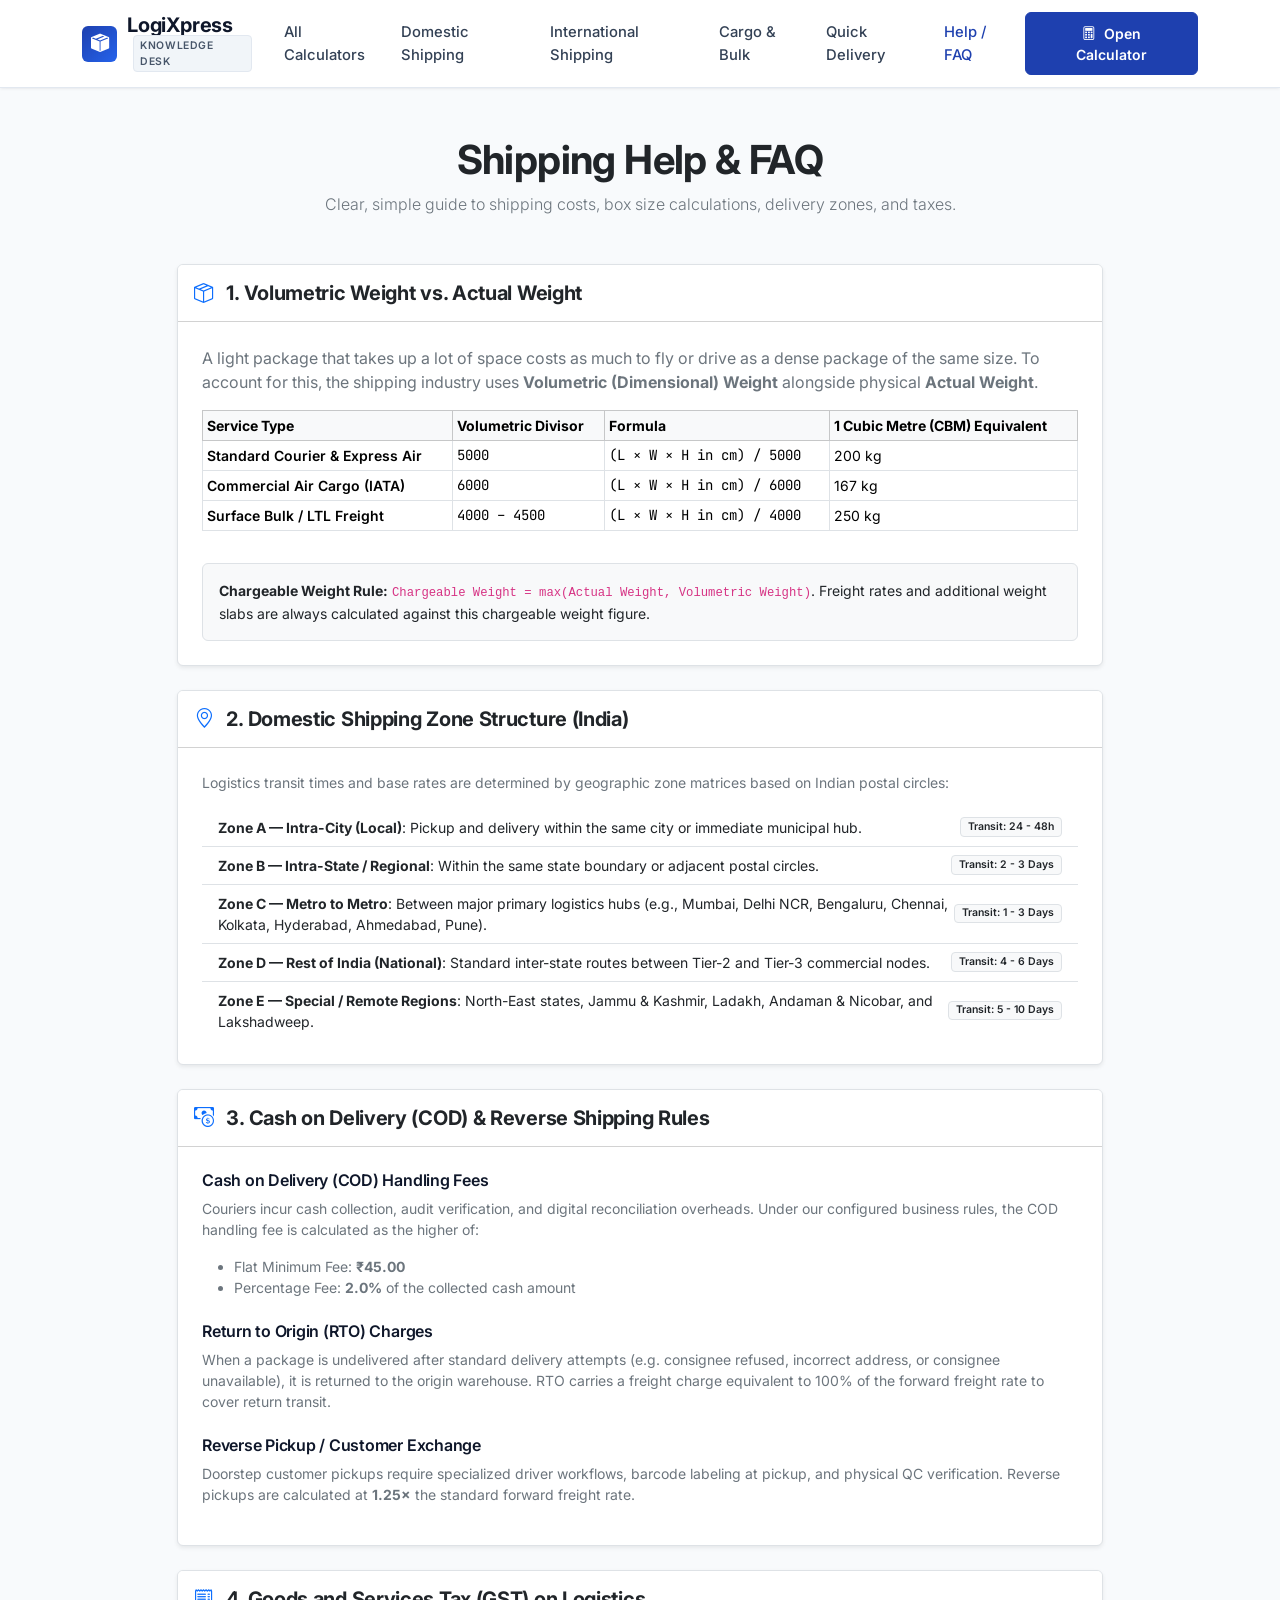
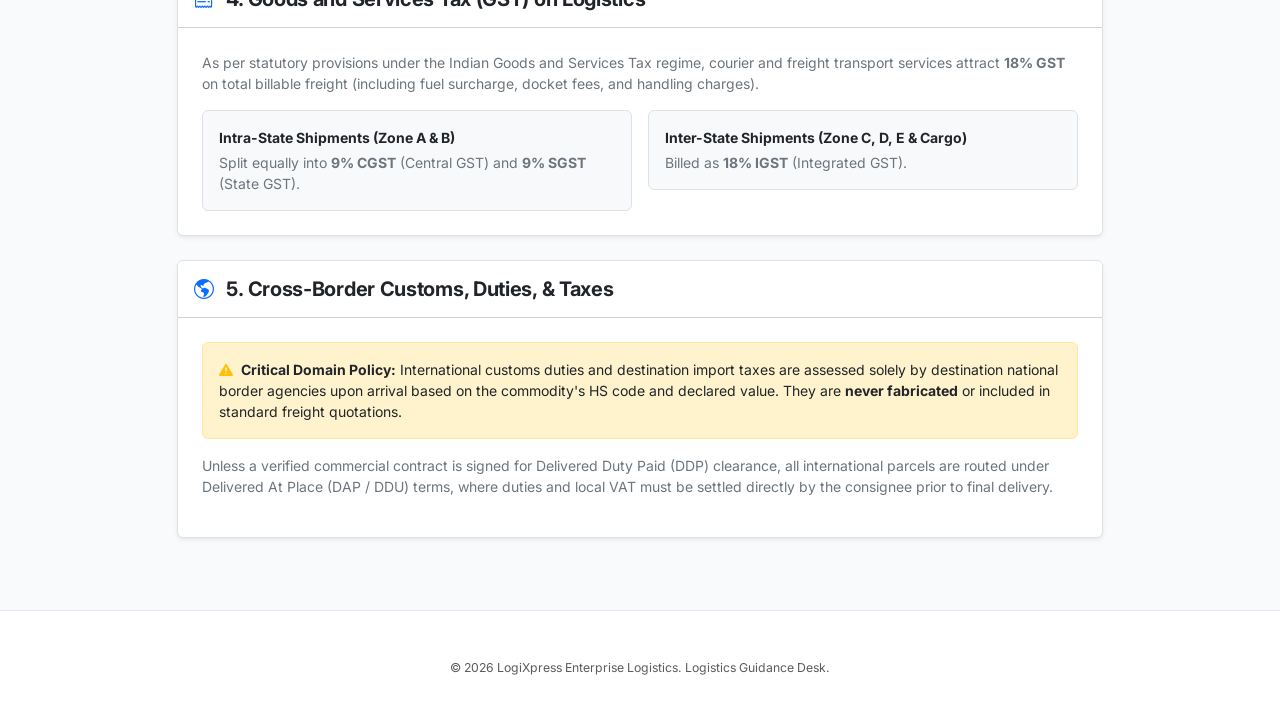
<file: faq.html>
<!DOCTYPE html>
<html lang="en">
<head>
  <meta charset="UTF-8">
  <meta name="viewport" content="width=device-width, initial-scale=1.0">
  <title>Logistics Knowledge Base &amp; FAQ — LogiXpress Enterprise</title>
  <meta name="description" content="Commercial shipping guidelines, volumetric weight formulas, GST tax structures, COD terms, and international customs rules.">
  
  <link rel="preconnect" href="https://fonts.googleapis.com">
  <link rel="preconnect" href="https://fonts.gstatic.com" crossorigin>
  <link href="https://fonts.googleapis.com/css2?family=Inter:wght@400;500;600;700&family=JetBrains+Mono:wght@400;500;600&display=swap" rel="stylesheet">
  
  <link href="https://cdn.jsdelivr.net/npm/bootstrap@5.3.3/dist/css/bootstrap.min.css" rel="stylesheet">
  <link href="https://cdn.jsdelivr.net/npm/bootstrap-icons@1.11.3/font/bootstrap-icons.min.css" rel="stylesheet">

  <link href="assets/css/main.css" rel="stylesheet">
  <link href="assets/css/components.css" rel="stylesheet">
  <link href="assets/css/responsive.css" rel="stylesheet">
</head>
<body>

  <!-- Top Navigation Bar -->
  <header>
    <nav class="navbar navbar-expand-lg enterprise-navbar sticky-top">
      <div class="container">
        <a class="navbar-brand-logo" href="index.html">
          <div class="brand-icon-box"><i class="bi bi-box-seam-fill"></i></div>
          <div class="d-flex flex-column">
            <span class="lh-1">LogiXpress</span>
            <span class="brand-badge">Knowledge Desk</span>
          </div>
        </a>

        <button class="navbar-toggler border-0" type="button" data-bs-toggle="collapse" data-bs-target="#enterpriseNav">
          <span class="navbar-toggler-icon"></span>
        </button>

        <div class="collapse navbar-collapse" id="enterpriseNav">
          <ul class="navbar-nav me-auto ms-lg-4 mb-2 mb-lg-0">
            <li class="nav-item"><a class="nav-link" href="index.html">All Calculators</a></li>
            <li class="nav-item"><a class="nav-link" href="domestic.html">Domestic Shipping</a></li>
            <li class="nav-item"><a class="nav-link" href="international.html">International Shipping</a></li>
            <li class="nav-item"><a class="nav-link" href="cargo.html">Cargo &amp; Bulk</a></li>
            <li class="nav-item"><a class="nav-link" href="quick-delivery.html">Quick Delivery</a></li>
            <li class="nav-item"><a class="nav-link active" href="faq.html">Help / FAQ</a></li>
          </ul>

          <div class="d-flex align-items-center gap-2">
            <a href="index.html" class="btn btn-primary btn-sm">
              <i class="bi bi-calculator me-1"></i> Open Calculator
            </a>
          </div>
        </div>
      </div>
    </nav>
  </header>

  <main class="container py-5">
    <div class="text-center mb-5">
      <h1 class="display-6 fw-bold text-dark mb-2">Shipping Help &amp; FAQ</h1>
      <p class="text-secondary lead fs-6 mx-auto" style="max-width: 700px;">
        Clear, simple guide to shipping costs, box size calculations, delivery zones, and taxes.
      </p>
    </div>

    <div class="row g-4 justify-content-center">
      <div class="col-lg-10">

        <!-- Topic 1: Volumetric vs Actual Weight -->
        <div class="card border shadow-sm mb-4">
          <div class="card-header bg-white py-3">
            <h5 class="fw-bold mb-0 text-dark">
              <i class="bi bi-box-seam text-primary me-2"></i> 1. Volumetric Weight vs. Actual Weight
            </h5>
          </div>
          <div class="card-body p-4">
            <p class="text-secondary">
              A light package that takes up a lot of space costs as much to fly or drive as a dense package of the same size. To account for this, the shipping industry uses <strong>Volumetric (Dimensional) Weight</strong> alongside physical <strong>Actual Weight</strong>.
            </p>

            <div class="table-responsive my-3">
              <table class="table table-bordered table-sm align-middle small">
                <thead class="table-light">
                  <tr>
                    <th>Service Type</th>
                    <th>Volumetric Divisor</th>
                    <th>Formula</th>
                    <th>1 Cubic Metre (CBM) Equivalent</th>
                  </tr>
                </thead>
                <tbody>
                  <tr>
                    <td class="fw-semibold">Standard Courier &amp; Express Air</td>
                    <td class="font-monospace">5000</td>
                    <td class="font-monospace">(L &times; W &times; H in cm) / 5000</td>
                    <td>200 kg</td>
                  </tr>
                  <tr>
                    <td class="fw-semibold">Commercial Air Cargo (IATA)</td>
                    <td class="font-monospace">6000</td>
                    <td class="font-monospace">(L &times; W &times; H in cm) / 6000</td>
                    <td>167 kg</td>
                  </tr>
                  <tr>
                    <td class="fw-semibold">Surface Bulk / LTL Freight</td>
                    <td class="font-monospace">4000 &ndash; 4500</td>
                    <td class="font-monospace">(L &times; W &times; H in cm) / 4000</td>
                    <td>250 kg</td>
                  </tr>
                </tbody>
              </table>
            </div>

            <div class="p-3 bg-light rounded border small">
              <strong>Chargeable Weight Rule:</strong>
              <code>Chargeable Weight = max(Actual Weight, Volumetric Weight)</code>.
              Freight rates and additional weight slabs are always calculated against this chargeable weight figure.
            </div>
          </div>
        </div>

        <!-- Topic 2: Domestic Shipping Zones -->
        <div class="card border shadow-sm mb-4">
          <div class="card-header bg-white py-3">
            <h5 class="fw-bold mb-0 text-dark">
              <i class="bi bi-geo-alt text-primary me-2"></i> 2. Domestic Shipping Zone Structure (India)
            </h5>
          </div>
          <div class="card-body p-4">
            <p class="text-secondary small mb-3">
              Logistics transit times and base rates are determined by geographic zone matrices based on Indian postal circles:
            </p>
            <ul class="list-group list-group-flush small">
              <li class="list-group-item d-flex justify-content-between align-items-center">
                <div>
                  <strong>Zone A &mdash; Intra-City (Local)</strong>: Pickup and delivery within the same city or immediate municipal hub.
                </div>
                <span class="badge bg-light text-dark border">Transit: 24 - 48h</span>
              </li>
              <li class="list-group-item d-flex justify-content-between align-items-center">
                <div>
                  <strong>Zone B &mdash; Intra-State / Regional</strong>: Within the same state boundary or adjacent postal circles.
                </div>
                <span class="badge bg-light text-dark border">Transit: 2 - 3 Days</span>
              </li>
              <li class="list-group-item d-flex justify-content-between align-items-center">
                <div>
                  <strong>Zone C &mdash; Metro to Metro</strong>: Between major primary logistics hubs (e.g., Mumbai, Delhi NCR, Bengaluru, Chennai, Kolkata, Hyderabad, Ahmedabad, Pune).
                </div>
                <span class="badge bg-light text-dark border">Transit: 1 - 3 Days</span>
              </li>
              <li class="list-group-item d-flex justify-content-between align-items-center">
                <div>
                  <strong>Zone D &mdash; Rest of India (National)</strong>: Standard inter-state routes between Tier-2 and Tier-3 commercial nodes.
                </div>
                <span class="badge bg-light text-dark border">Transit: 4 - 6 Days</span>
              </li>
              <li class="list-group-item d-flex justify-content-between align-items-center">
                <div>
                  <strong>Zone E &mdash; Special / Remote Regions</strong>: North-East states, Jammu &amp; Kashmir, Ladakh, Andaman &amp; Nicobar, and Lakshadweep.
                </div>
                <span class="badge bg-light text-dark border">Transit: 5 - 10 Days</span>
              </li>
            </ul>
          </div>
        </div>

        <!-- Topic 3: Cash on Delivery & Returns -->
        <div class="card border shadow-sm mb-4">
          <div class="card-header bg-white py-3">
            <h5 class="fw-bold mb-0 text-dark">
              <i class="bi bi-cash-coin text-primary me-2"></i> 3. Cash on Delivery (COD) &amp; Reverse Shipping Rules
            </h5>
          </div>
          <div class="card-body p-4 text-secondary small">
            <h6>Cash on Delivery (COD) Handling Fees</h6>
            <p>
              Couriers incur cash collection, audit verification, and digital reconciliation overheads. Under our configured business rules, the COD handling fee is calculated as the higher of:
            </p>
            <ul>
              <li>Flat Minimum Fee: <strong>&#8377;45.00</strong></li>
              <li>Percentage Fee: <strong>2.0%</strong> of the collected cash amount</li>
            </ul>

            <h6 class="mt-4">Return to Origin (RTO) Charges</h6>
            <p>
              When a package is undelivered after standard delivery attempts (e.g. consignee refused, incorrect address, or consignee unavailable), it is returned to the origin warehouse. RTO carries a freight charge equivalent to 100% of the forward freight rate to cover return transit.
            </p>

            <h6 class="mt-4">Reverse Pickup / Customer Exchange</h6>
            <p>
              Doorstep customer pickups require specialized driver workflows, barcode labeling at pickup, and physical QC verification. Reverse pickups are calculated at <strong>1.25&times;</strong> the standard forward freight rate.
            </p>
          </div>
        </div>

        <!-- Topic 4: Goods & Services Tax (GST) -->
        <div class="card border shadow-sm mb-4">
          <div class="card-header bg-white py-3">
            <h5 class="fw-bold mb-0 text-dark">
              <i class="bi bi-receipt text-primary me-2"></i> 4. Goods and Services Tax (GST) on Logistics
            </h5>
          </div>
          <div class="card-body p-4 text-secondary small">
            <p>
              As per statutory provisions under the Indian Goods and Services Tax regime, courier and freight transport services attract <strong>18% GST</strong> on total billable freight (including fuel surcharge, docket fees, and handling charges).
            </p>
            <div class="row g-3">
              <div class="col-md-6">
                <div class="p-3 bg-light rounded border">
                  <strong class="text-dark">Intra-State Shipments (Zone A &amp; B)</strong>
                  <p class="mb-0 mt-1">Split equally into <strong>9% CGST</strong> (Central GST) and <strong>9% SGST</strong> (State GST).</p>
                </div>
              </div>
              <div class="col-md-6">
                <div class="p-3 bg-light rounded border">
                  <strong class="text-dark">Inter-State Shipments (Zone C, D, E &amp; Cargo)</strong>
                  <p class="mb-0 mt-1">Billed as <strong>18% IGST</strong> (Integrated GST).</p>
                </div>
              </div>
            </div>
          </div>
        </div>

        <!-- Topic 5: International Customs Disclaimer -->
        <div class="card border shadow-sm mb-4">
          <div class="card-header bg-white py-3">
            <h5 class="fw-bold mb-0 text-dark">
              <i class="bi bi-globe-americas text-primary me-2"></i> 5. Cross-Border Customs, Duties, &amp; Taxes
            </h5>
          </div>
          <div class="card-body p-4 text-secondary small">
            <div class="alert alert-warning border-warning-subtle text-dark">
              <i class="bi bi-exclamation-triangle-fill text-warning me-1"></i>
              <strong>Critical Domain Policy:</strong>
              International customs duties and destination import taxes are assessed solely by destination national border agencies upon arrival based on the commodity's HS code and declared value. They are <strong>never fabricated</strong> or included in standard freight quotations.
            </div>
            <p>
              Unless a verified commercial contract is signed for Delivered Duty Paid (DDP) clearance, all international parcels are routed under Delivered At Place (DAP / DDU) terms, where duties and local VAT must be settled directly by the consignee prior to final delivery.
            </p>
          </div>
        </div>

      </div>
    </div>
  </main>

  <footer class="enterprise-footer">
    <div class="container text-center small text-muted">
      &copy; 2026 LogiXpress Enterprise Logistics. Logistics Guidance Desk.
    </div>
  </footer>

  <script src="https://cdn.jsdelivr.net/npm/bootstrap@5.3.3/dist/js/bootstrap.bundle.min.js"></script>
</body>
</html>
</file>
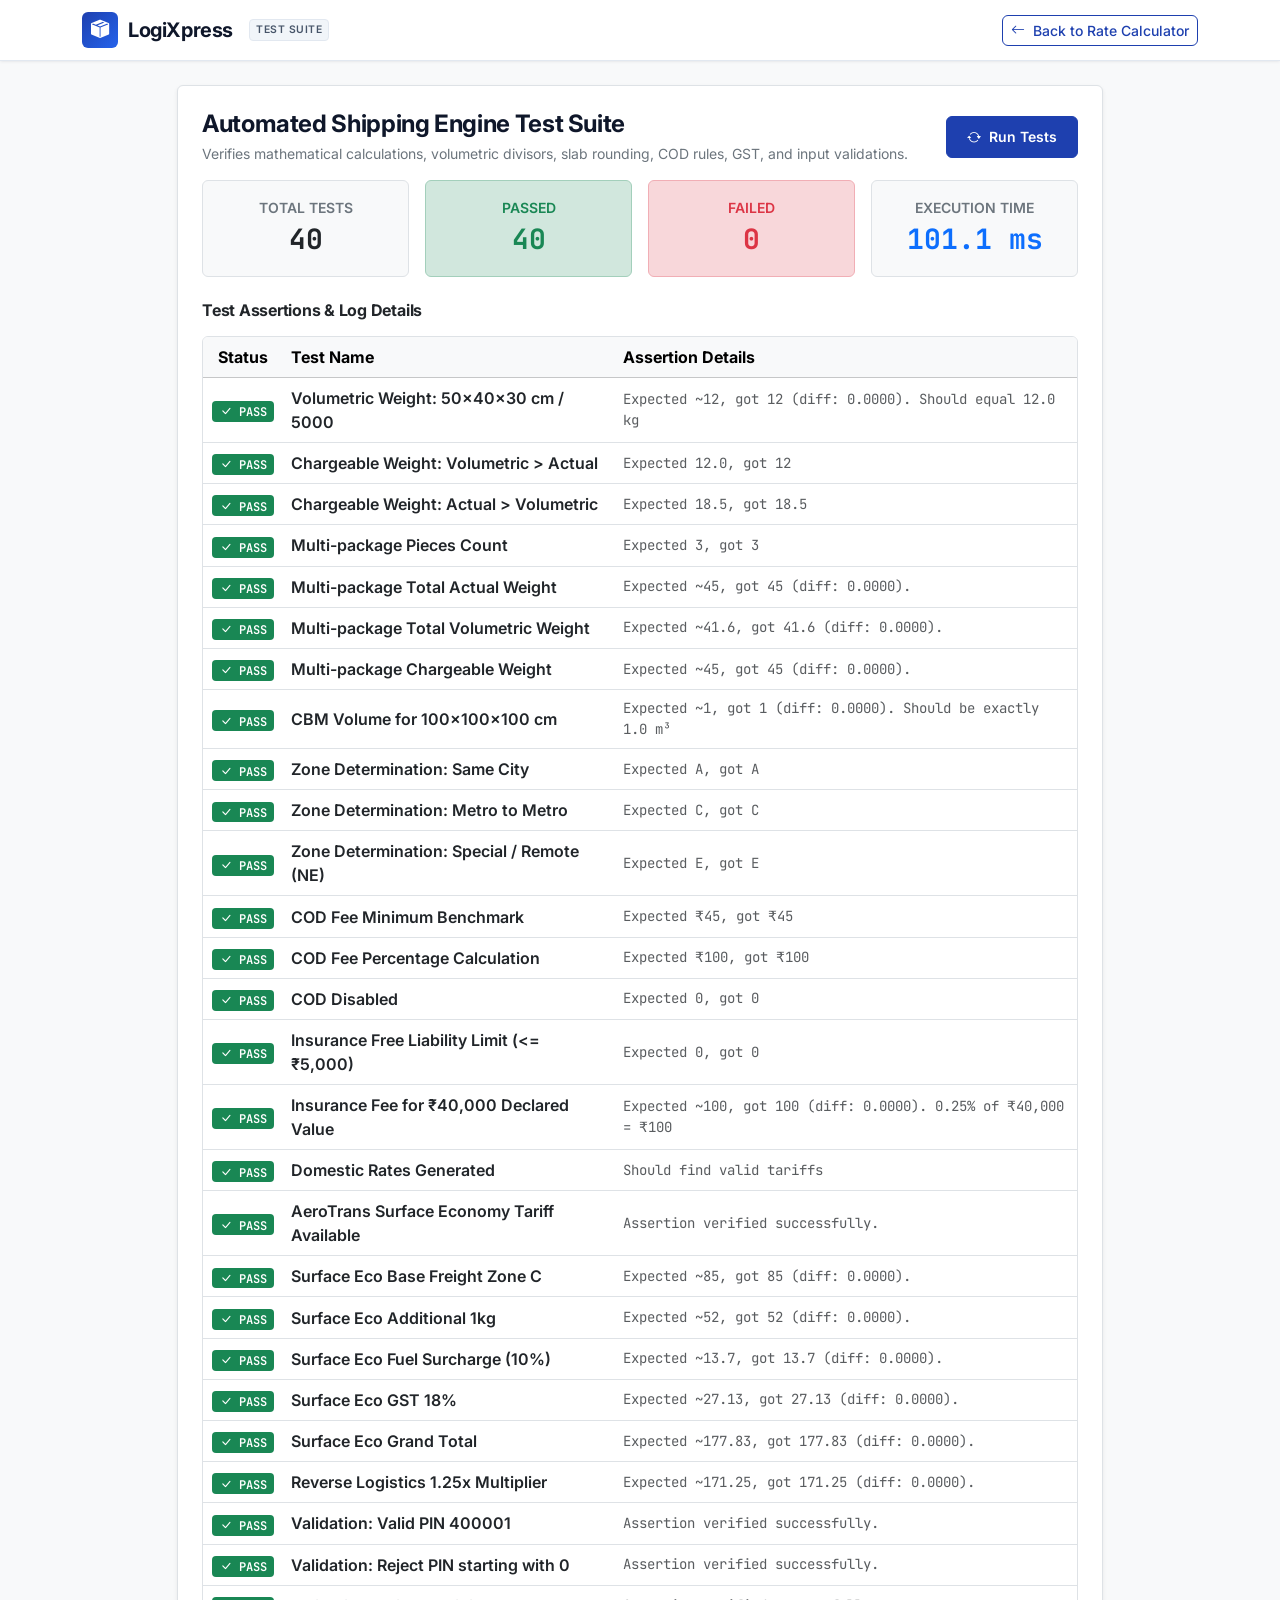
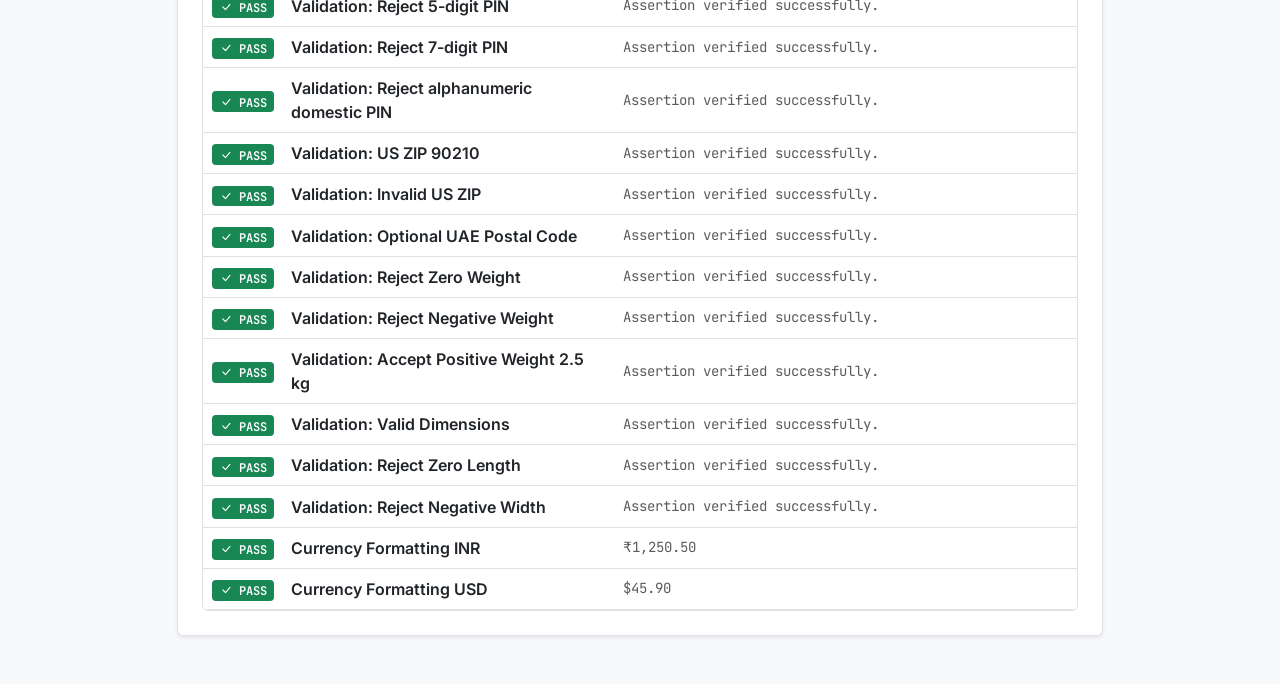
<file: tests.html>
<!DOCTYPE html>
<html lang="en">
<head>
  <meta charset="UTF-8">
  <meta name="viewport" content="width=device-width, initial-scale=1.0">
  <title>LogiXpress Test Suite — Automated Shipping Calculation Tests</title>
  <link rel="preconnect" href="https://fonts.googleapis.com">
  <link rel="preconnect" href="https://fonts.gstatic.com" crossorigin>
  <link href="https://fonts.googleapis.com/css2?family=Inter:wght@400;500;600;700&family=JetBrains+Mono:wght@400;500;600&display=swap" rel="stylesheet">
  <link href="https://cdn.jsdelivr.net/npm/bootstrap@5.3.3/dist/css/bootstrap.min.css" rel="stylesheet">
  <link href="https://cdn.jsdelivr.net/npm/bootstrap-icons@1.11.3/font/bootstrap-icons.min.css" rel="stylesheet">
  <link href="assets/css/main.css" rel="stylesheet">
  <link href="assets/css/components.css" rel="stylesheet">
</head>
<body class="bg-light">

  <nav class="enterprise-navbar">
    <div class="container d-flex justify-content-between align-items-center">
      <a href="index.html" class="navbar-brand-logo">
        <div class="brand-icon-box"><i class="bi bi-box-seam-fill"></i></div>
        <span>LogiXpress</span>
        <span class="brand-badge">Test Suite</span>
      </a>
      <a href="index.html" class="btn btn-sm btn-outline-primary">
        <i class="bi bi-arrow-left me-1"></i> Back to Rate Calculator
      </a>
    </div>
  </nav>

  <main class="container py-4">
    <div class="row justify-content-center">
      <div class="col-lg-10">
        <div class="card border shadow-sm mb-4">
          <div class="card-body p-4">
            <div class="d-flex justify-content-between align-items-center mb-3">
              <div>
                <h4 class="fw-bold mb-1">Automated Shipping Engine Test Suite</h4>
                <p class="text-secondary small mb-0">Verifies mathematical calculations, volumetric divisors, slab rounding, COD rules, GST, and input validations.</p>
              </div>
              <button id="btn-rerun-tests" class="btn btn-primary btn-sm">
                <i class="bi bi-arrow-repeat me-1"></i> Run Tests
              </button>
            </div>

            <div class="row g-3 mb-4 text-center">
              <div class="col-md-3">
                <div class="p-3 bg-light rounded border">
                  <div class="text-secondary small text-uppercase fw-semibold">Total Tests</div>
                  <div id="stat-total" class="fs-3 fw-bold text-dark font-monospace">-</div>
                </div>
              </div>
              <div class="col-md-3">
                <div class="p-3 bg-success-subtle rounded border border-success-subtle">
                  <div class="text-success small text-uppercase fw-semibold">Passed</div>
                  <div id="stat-passed" class="fs-3 fw-bold text-success font-monospace">-</div>
                </div>
              </div>
              <div class="col-md-3">
                <div class="p-3 bg-danger-subtle rounded border border-danger-subtle">
                  <div class="text-danger small text-uppercase fw-semibold">Failed</div>
                  <div id="stat-failed" class="fs-3 fw-bold text-danger font-monospace">-</div>
                </div>
              </div>
              <div class="col-md-3">
                <div class="p-3 bg-light rounded border">
                  <div class="text-secondary small text-uppercase fw-semibold">Execution Time</div>
                  <div id="stat-time" class="fs-3 fw-bold text-primary font-monospace">-</div>
                </div>
              </div>
            </div>

            <h6 class="fw-bold text-dark mb-3">Test Assertions & Log Details</h6>
            <div class="table-responsive border rounded">
              <table class="table table-hover align-middle mb-0" id="test-table">
                <thead class="table-light">
                  <tr>
                    <th style="width: 80px;" class="text-center">Status</th>
                    <th>Test Name</th>
                    <th>Assertion Details</th>
                  </tr>
                </thead>
                <tbody id="test-results-body">
                  <!-- Injected via JavaScript -->
                </tbody>
              </table>
            </div>

          </div>
        </div>
      </div>
    </div>
  </main>

  <script src="assets/js/config.js"></script>
  <script src="assets/js/validation.js"></script>
  <script src="assets/js/pricing-engine.js"></script>
  <script src="tests/calculator-tests.js"></script>
  <script>
    function executeTestSuite() {
      const startTime = performance.now();
      const results = LogiTestSuite.runAllTests();
      const endTime = performance.now();
      const durationMs = (endTime - startTime).toFixed(1);

      const tbody = document.getElementById('test-results-body');
      tbody.innerHTML = '';

      let passedCount = 0;
      let failedCount = 0;

      results.forEach(t => {
        if (t.status === 'PASS') passedCount++;
        else failedCount++;

        const isPass = t.status === 'PASS';
        const row = document.createElement('tr');
        row.innerHTML = `
          <td class="text-center">
            <span class="badge ${isPass ? 'bg-success' : 'bg-danger'} font-monospace">
              ${isPass ? '<i class="bi bi-check-lg"></i> PASS' : '<i class="bi bi-x-lg"></i> FAIL'}
            </span>
          </td>
          <td class="fw-semibold text-dark">${t.name}</td>
          <td class="font-monospace text-muted small">${t.details || 'Assertion verified successfully.'}</td>
        `;
        tbody.appendChild(row);
      });

      document.getElementById('stat-total').textContent = results.length;
      document.getElementById('stat-passed').textContent = passedCount;
      document.getElementById('stat-failed').textContent = failedCount;
      document.getElementById('stat-time').textContent = `${durationMs} ms`;
    }

    document.addEventListener('DOMContentLoaded', executeTestSuite);
    document.getElementById('btn-rerun-tests').addEventListener('click', executeTestSuite);
  </script>
</body>
</html>
</file>
<file: assets/css/main.css>
/**
 * LOGIXPRESS ENTERPRISE SHIPPING RATE CALCULATOR
 * Main Design System & Enterprise Theme
 * 
 * Built with an 8px grid system, professional B2B typography,
 * restrained navy palette, and accessible form controls.
 */

:root {
  /* Color Palette */
  --logi-navy-900: #0f172a;
  --logi-navy-800: #1e293b;
  --logi-slate-700: #334155;
  --logi-slate-600: #475569;
  --logi-slate-500: #64748b;
  --logi-slate-400: #94a3b8;
  --logi-slate-300: #cbd5e1;
  --logi-slate-200: #e2e8f0;
  --logi-slate-100: #f1f5f9;
  --logi-slate-50: #f8fafc;
  --logi-white: #ffffff;

  /* Primary Brand */
  --logi-primary: #1e40af;       /* Classic Deep Blue */
  --logi-primary-hover: #1d4ed8;
  --logi-primary-active: #1e3a8a;
  --logi-primary-subtle: #eff6ff;

  /* Accent & Status */
  --logi-accent: #0284c7;        /* Sky Blue */
  --logi-success: #059669;       /* Emerald */
  --logi-success-subtle: #ecfdf5;
  --logi-warning: #d97706;       /* Amber */
  --logi-warning-subtle: #fffbeb;
  --logi-danger: #dc2626;        /* Red */
  --logi-danger-subtle: #fef2f2;
  --logi-purple: #7c3aed;

  /* Spacing Grid (8px baseline) */
  --logi-space-1: 4px;
  --logi-space-2: 8px;
  --logi-space-3: 16px;
  --logi-space-4: 24px;
  --logi-space-5: 32px;
  --logi-space-6: 48px;

  /* Radius & Shadows */
  --logi-radius-sm: 4px;
  --logi-radius-md: 6px;
  --logi-radius-lg: 8px;
  --logi-shadow-subtle: 0 1px 3px 0 rgba(15, 23, 42, 0.06), 0 1px 2px -1px rgba(15, 23, 42, 0.04);
  --logi-shadow-card: 0 4px 6px -1px rgba(15, 23, 42, 0.07), 0 2px 4px -2px rgba(15, 23, 42, 0.05);
  --logi-shadow-focus: 0 0 0 3px rgba(30, 64, 175, 0.15);

  /* Typography */
  --logi-font-family: 'Inter', -apple-system, BlinkMacSystemFont, "Segoe UI", Roboto, Helvetica, Arial, sans-serif;
  --logi-font-mono: 'JetBrains Mono', SFMono-Regular, Menlo, Monaco, Consolas, monospace;
}

/* Base resets & typography */
html, body {
  font-family: var(--logi-font-family);
  background-color: var(--logi-slate-50);
  color: var(--logi-navy-800);
  line-height: 1.5;
  -webkit-font-smoothing: antialiased;
}

h1, h2, h3, h4, h5, h6 {
  color: var(--logi-navy-900);
  font-weight: 600;
  letter-spacing: -0.015em;
}

.font-monospace {
  font-family: var(--logi-font-mono) !important;
}

.extra-small {
  font-size: 0.75rem;
}

/* Brand Navbar */
.enterprise-navbar {
  background-color: var(--logi-white);
  border-bottom: 1px solid var(--logi-slate-200);
  box-shadow: var(--logi-shadow-subtle);
  padding: 0.75rem 0;
}

.navbar-brand-logo {
  display: flex;
  align-items: center;
  gap: 10px;
  text-decoration: none;
  color: var(--logi-navy-900);
  font-weight: 700;
  font-size: 1.25rem;
  letter-spacing: -0.02em;
}

.brand-icon-box {
  width: 36px;
  height: 36px;
  background: linear-gradient(135deg, var(--logi-primary), #2563eb);
  color: #fff;
  border-radius: var(--logi-radius-md);
  display: flex;
  align-items: center;
  justify-content: center;
  font-size: 1.15rem;
}

.brand-badge {
  font-size: 0.65rem;
  background-color: var(--logi-slate-100);
  color: var(--logi-slate-600);
  padding: 2px 6px;
  border-radius: 4px;
  text-transform: uppercase;
  font-weight: 600;
  letter-spacing: 0.05em;
  margin-left: 6px;
  border: 1px solid var(--logi-slate-200);
}

.enterprise-navbar .nav-link {
  color: var(--logi-slate-700);
  font-weight: 500;
  font-size: 0.925rem;
  padding: 0.5rem 0.85rem;
  transition: color 0.15s ease-in-out;
}

.enterprise-navbar .nav-link:hover,
.enterprise-navbar .nav-link.active {
  color: var(--logi-primary);
}

/* Service Selector Tabs */
.service-selector-card {
  background: var(--logi-white);
  border: 1px solid var(--logi-slate-200);
  border-radius: var(--logi-radius-lg);
  padding: 6px;
  box-shadow: var(--logi-shadow-subtle);
  display: flex;
  gap: 6px;
}

.service-selector-btn {
  flex: 1;
  display: flex;
  align-items: center;
  justify-content: center;
  gap: 8px;
  padding: 10px 14px;
  background: transparent;
  border: 1px solid transparent;
  border-radius: var(--logi-radius-md);
  font-weight: 600;
  font-size: 0.925rem;
  color: var(--logi-slate-700);
  transition: all 0.15s ease-in-out;
  cursor: pointer;
  white-space: nowrap;
}

.service-selector-btn:hover {
  background-color: var(--logi-slate-100);
  color: var(--logi-navy-900);
}

.service-selector-btn.active {
  background-color: var(--logi-primary);
  color: var(--logi-white);
  box-shadow: 0 1px 2px rgba(30, 64, 175, 0.2);
}

.service-selector-btn i {
  font-size: 1.1rem;
}

/* Form Container Card */
.calculator-card {
  background: var(--logi-white);
  border: 1px solid var(--logi-slate-200);
  border-radius: var(--logi-radius-lg);
  box-shadow: var(--logi-shadow-card);
  padding: 2rem;
}

.section-legend {
  font-size: 0.825rem;
  font-weight: 700;
  text-transform: uppercase;
  letter-spacing: 0.05em;
  color: var(--logi-slate-500);
  margin-bottom: 1rem;
  display: flex;
  align-items: center;
  gap: 8px;
}

.section-legend::after {
  content: "";
  flex: 1;
  height: 1px;
  background-color: var(--logi-slate-200);
}

/* Form Controls */
.form-label {
  font-weight: 500;
  font-size: 0.875rem;
  color: var(--logi-navy-800);
  margin-bottom: 0.35rem;
}

.form-control,
.form-select {
  border: 1px solid var(--logi-slate-300);
  border-radius: var(--logi-radius-md);
  padding: 0.55rem 0.75rem;
  font-size: 0.9rem;
  color: var(--logi-navy-900);
  transition: border-color 0.15s ease, box-shadow 0.15s ease;
}

.form-control:focus,
.form-select:focus {
  border-color: var(--logi-primary);
  box-shadow: var(--logi-shadow-focus);
}

.form-control::placeholder {
  color: var(--logi-slate-400);
  font-size: 0.85rem;
}

.input-group-text {
  background-color: var(--logi-slate-100);
  border-color: var(--logi-slate-300);
  color: var(--logi-slate-600);
  font-size: 0.85rem;
}

/* Buttons */
.btn-primary {
  background-color: var(--logi-primary);
  border-color: var(--logi-primary);
  font-weight: 600;
  border-radius: var(--logi-radius-md);
  padding: 0.6rem 1.25rem;
  transition: all 0.15s ease-in-out;
}

.btn-primary:hover,
.btn-primary:focus {
  background-color: var(--logi-primary-hover);
  border-color: var(--logi-primary-hover);
}

.btn-outline-primary {
  color: var(--logi-primary);
  border-color: var(--logi-primary);
  font-weight: 500;
  border-radius: var(--logi-radius-md);
}

.btn-outline-primary:hover {
  background-color: var(--logi-primary);
  color: #fff;
}

/* Swap button */
.btn-swap {
  width: 38px;
  height: 38px;
  border-radius: 50%;
  display: inline-flex;
  align-items: center;
  justify-content: center;
  border: 1px solid var(--logi-slate-300);
  background: var(--logi-white);
  color: var(--logi-slate-700);
  transition: all 0.25s ease;
  cursor: pointer;
}

.btn-swap:hover {
  background: var(--logi-slate-100);
  color: var(--logi-primary);
  border-color: var(--logi-primary);
}

.rotate-180 {
  transform: rotate(180deg);
}

/* Scenario Quick Bar */
.scenario-bar {
  background: var(--logi-slate-100);
  border: 1px solid var(--logi-slate-200);
  border-radius: var(--logi-radius-md);
  padding: 8px 12px;
  display: flex;
  align-items: center;
  gap: 12px;
  flex-wrap: wrap;
}

.scenario-chip {
  font-size: 0.8rem;
  font-weight: 500;
  background: var(--logi-white);
  border: 1px solid var(--logi-slate-300);
  border-radius: 14px;
  padding: 3px 10px;
  color: var(--logi-slate-700);
  text-decoration: none;
  cursor: pointer;
  transition: all 0.15s ease;
}

.scenario-chip:hover {
  background: var(--logi-primary-subtle);
  border-color: var(--logi-primary);
  color: var(--logi-primary);
}

/* Footer */
.enterprise-footer {
  background-color: var(--logi-white);
  border-top: 1px solid var(--logi-slate-200);
  padding: 3rem 0 1.5rem;
  color: var(--logi-slate-600);
  font-size: 0.875rem;
}

.enterprise-footer h6 {
  color: var(--logi-navy-900);
  font-size: 0.925rem;
  font-weight: 600;
  margin-bottom: 1rem;
}

.enterprise-footer a {
  color: var(--logi-slate-600);
  text-decoration: none;
  transition: color 0.15s ease;
}

.enterprise-footer a:hover {
  color: var(--logi-primary);
}
</file>
<file: assets/css/components.css>
/**
 * LOGIXPRESS ENTERPRISE SHIPPING RATE CALCULATOR
 * Component Stylesheet
 * 
 * Specialized styles for comparison tables, live calculation badges,
 * Chart.js wrappers, modals, and history drawer.
 */

/* Live Preview Metric Pills */
.live-preview-box {
  background-color: var(--logi-slate-50);
  border: 1px dashed var(--logi-slate-300);
  border-radius: var(--logi-radius-md);
  padding: 12px 16px;
  display: flex;
  align-items: center;
  justify-content: space-around;
  flex-wrap: wrap;
  gap: 12px;
}

.metric-pill {
  display: flex;
  flex-direction: column;
}

.metric-pill-label {
  font-size: 0.725rem;
  font-weight: 600;
  text-transform: uppercase;
  color: var(--logi-slate-500);
  letter-spacing: 0.04em;
  display: flex;
  align-items: center;
  gap: 4px;
}

.metric-pill-val {
  font-family: var(--logi-font-mono);
  font-weight: 600;
  font-size: 1.05rem;
  color: var(--logi-navy-900);
}

.metric-pill-val.highlight {
  color: var(--logi-primary);
}

/* Results Section Summary Bar */
.results-summary-container {
  background-color: var(--logi-white);
  border: 1px solid var(--logi-slate-200);
  border-radius: var(--logi-radius-lg);
  padding: 1rem 1.25rem;
  box-shadow: var(--logi-shadow-subtle);
  margin-bottom: 1.5rem;
}

.summary-pill {
  background-color: var(--logi-slate-50);
  border: 1px solid var(--logi-slate-200);
  border-radius: var(--logi-radius-md);
  padding: 8px 12px;
  height: 100%;
}

.summary-pill.highlight {
  background-color: var(--logi-primary-subtle);
  border-color: #bfdbfe;
}

.summary-pill .pill-label {
  display: block;
  font-size: 0.7rem;
  font-weight: 600;
  text-transform: uppercase;
  color: var(--logi-slate-500);
  letter-spacing: 0.04em;
  margin-bottom: 2px;
}

.summary-pill .pill-value {
  font-size: 0.925rem;
  font-weight: 600;
  color: var(--logi-navy-900);
}

/* Rate Comparison Table */
.results-table-card {
  background-color: var(--logi-white);
  border: 1px solid var(--logi-slate-200);
  border-radius: var(--logi-radius-lg);
  box-shadow: var(--logi-shadow-card);
  overflow: hidden;
  margin-bottom: 1.5rem;
}

.table-toolbar {
  padding: 1rem 1.25rem;
  border-bottom: 1px solid var(--logi-slate-200);
  background-color: var(--logi-slate-50);
}

.enterprise-table {
  width: 100%;
  margin-bottom: 0;
  font-size: 0.875rem;
}

.enterprise-table thead th {
  background-color: var(--logi-slate-100);
  color: var(--logi-slate-600);
  font-weight: 600;
  font-size: 0.775rem;
  text-transform: uppercase;
  letter-spacing: 0.04em;
  padding: 0.75rem 1rem;
  border-bottom: 1px solid var(--logi-slate-200);
  vertical-align: middle;
}

.enterprise-table tbody td {
  padding: 1rem 1rem;
  border-bottom: 1px solid var(--logi-slate-200);
  vertical-align: middle;
}

.enterprise-table tbody tr:last-child td {
  border-bottom: none;
}

.enterprise-table tbody tr:hover {
  background-color: rgba(241, 245, 249, 0.6);
}

.table-highlight-row {
  background-color: #f0fdf4 !important;
}

.service-name-title {
  font-size: 0.95rem;
}

/* Charts Card Container */
.chart-card {
  background-color: var(--logi-white);
  border: 1px solid var(--logi-slate-200);
  border-radius: var(--logi-radius-lg);
  box-shadow: var(--logi-shadow-card);
  padding: 1.25rem;
  height: 100%;
}

.chart-wrapper {
  position: relative;
  height: 240px;
  width: 100%;
}

/* Hyperlocal Vehicle Cards */
.vehicle-radio-card {
  cursor: pointer;
  border: 1px solid var(--logi-slate-300);
  border-radius: var(--logi-radius-md);
  padding: 12px;
  background-color: var(--logi-white);
  transition: all 0.15s ease-in-out;
  height: 100%;
}

.vehicle-radio-card:hover {
  border-color: var(--logi-primary);
  background-color: var(--logi-slate-50);
}

.vehicle-radio-input:checked + .vehicle-radio-card {
  border-color: var(--logi-primary);
  background-color: var(--logi-primary-subtle);
  box-shadow: 0 0 0 2px var(--logi-primary);
}

/* Price Breakdown Modal */
.modal-content {
  border-radius: var(--logi-radius-lg);
  border: 1px solid var(--logi-slate-300);
  box-shadow: 0 20px 25px -5px rgba(0, 0, 0, 0.1), 0 8px 10px -6px rgba(0, 0, 0, 0.1);
}

.modal-header {
  border-bottom: 1px solid var(--logi-slate-200);
  background-color: var(--logi-slate-50);
}

/* Saved Quote Drawer */
.saved-quote-item {
  transition: transform 0.15s ease, box-shadow 0.15s ease;
}

.saved-quote-item:hover {
  transform: translateY(-2px);
  box-shadow: var(--logi-shadow-card) !important;
}

/* Badges */
.badge {
  font-weight: 600;
  padding: 0.35em 0.65em;
  border-radius: var(--logi-radius-sm);
}

.badge-outline-primary {
  color: var(--logi-primary);
  border: 1px solid var(--logi-primary);
  background-color: transparent;
}

/* =========================================================================
 * USER-FRIENDLY UI ENHANCEMENTS
 * ========================================================================= */

/* Quick Package Type & Size Presets */
.preset-chips-wrapper {
  display: flex;
  flex-wrap: wrap;
  gap: 8px;
  margin-bottom: 12px;
}

.preset-chip {
  background-color: var(--logi-slate-100);
  border: 1px solid var(--logi-slate-300);
  color: var(--logi-slate-700);
  border-radius: 20px;
  padding: 6px 14px;
  font-size: 0.825rem;
  font-weight: 500;
  display: inline-flex;
  align-items: center;
  gap: 6px;
  cursor: pointer;
  transition: all 0.15s ease-in-out;
  user-select: none;
}

.preset-chip:hover {
  background-color: #e2e8f0;
  border-color: var(--logi-primary);
  color: var(--logi-primary);
  transform: translateY(-1px);
}

.preset-chip.active {
  background-color: #eff6ff;
  border-color: var(--logi-primary);
  color: var(--logi-primary);
  font-weight: 600;
  box-shadow: 0 0 0 1px var(--logi-primary);
}

.preset-chip-sub {
  font-size: 0.725rem;
  color: var(--logi-slate-500);
}

.preset-chip.active .preset-chip-sub {
  color: var(--logi-primary);
}

/* Quick City Suggestion Chips */
.city-chips-row {
  display: flex;
  flex-wrap: wrap;
  align-items: center;
  gap: 6px;
  margin-top: 6px;
}

.city-chip-btn {
  background: transparent;
  border: 1px solid var(--logi-slate-200);
  border-radius: 12px;
  padding: 2px 8px;
  font-size: 0.72rem;
  color: var(--logi-slate-600);
  cursor: pointer;
  transition: all 0.15s ease;
  line-height: 1.3;
}

.city-chip-btn:hover {
  background-color: var(--logi-slate-100);
  border-color: var(--logi-primary);
  color: var(--logi-primary);
}

/* Live Friendly Weight Guidance Box */
.friendly-weight-box {
  background: linear-gradient(180deg, #f8fafc 0%, #f1f5f9 100%);
  border: 1px solid #cbd5e1;
  border-radius: var(--logi-radius-lg);
  padding: 14px 18px;
  margin-bottom: 1.5rem;
}

.weight-metric-pill {
  background: #ffffff;
  border: 1px solid #e2e8f0;
  border-radius: var(--logi-radius-md);
  padding: 8px 14px;
  text-align: center;
  box-shadow: 0 1px 2px rgba(0, 0, 0, 0.03);
}

.weight-metric-pill.highlight {
  border-color: #93c5fd;
  background-color: #eff6ff;
}

.weight-metric-pill .w-label {
  display: block;
  font-size: 0.75rem;
  font-weight: 600;
  color: var(--logi-slate-600);
  margin-bottom: 2px;
}

.weight-metric-pill .w-val {
  font-family: var(--logi-font-mono);
  font-size: 1.1rem;
  font-weight: 700;
  color: var(--logi-navy-900);
}

.weight-metric-pill.highlight .w-val {
  color: var(--logi-primary);
}

.weight-explainer-note {
  font-size: 0.825rem;
  color: var(--logi-slate-700);
  background-color: #ffffff;
  border-left: 3px solid var(--logi-primary);
  padding: 8px 12px;
  border-radius: 0 var(--logi-radius-sm) var(--logi-radius-sm) 0;
  margin-top: 10px;
}

/* Friendly Journey Summary Card */
.journey-summary-card {
  background: linear-gradient(135deg, #ffffff 0%, #f8fafc 100%);
  border: 1px solid var(--logi-slate-200);
  border-radius: var(--logi-radius-lg);
  padding: 1.25rem;
  box-shadow: var(--logi-shadow-card);
  margin-bottom: 1.5rem;
}

.journey-route-display {
  display: flex;
  align-items: center;
  justify-content: center;
  gap: 12px;
  flex-wrap: wrap;
  padding-bottom: 12px;
  border-bottom: 1px solid var(--logi-slate-200);
  margin-bottom: 12px;
}

.journey-location-tag {
  background-color: var(--logi-white);
  border: 1px solid var(--logi-slate-300);
  border-radius: 20px;
  padding: 6px 14px;
  font-weight: 600;
  font-size: 0.95rem;
  color: var(--logi-navy-900);
  display: inline-flex;
  align-items: center;
  gap: 6px;
  box-shadow: 0 1px 2px rgba(0, 0, 0, 0.04);
}

.journey-arrow-divider {
  display: flex;
  align-items: center;
  gap: 6px;
  color: var(--logi-primary);
  font-size: 1.1rem;
}

.journey-meta-badge {
  background-color: var(--logi-slate-100);
  border: 1px solid var(--logi-slate-200);
  border-radius: var(--logi-radius-md);
  padding: 6px 12px;
  font-size: 0.8rem;
  color: var(--logi-slate-700);
  text-align: center;
}

.journey-meta-badge strong {
  display: block;
  font-size: 0.95rem;
  color: var(--logi-navy-900);
}

/* Courier Option Cards Grid */
.courier-cards-grid {
  display: grid;
  grid-template-columns: repeat(auto-fill, minmax(290px, 1fr));
  gap: 16px;
  margin-bottom: 1.5rem;
}

.courier-card {
  background-color: var(--logi-white);
  border: 1px solid var(--logi-slate-200);
  border-radius: var(--logi-radius-lg);
  box-shadow: var(--logi-shadow-card);
  padding: 1.25rem;
  display: flex;
  flex-direction: column;
  justify-content: space-between;
  position: relative;
  transition: all 0.2s ease-in-out;
  overflow: hidden;
}

.courier-card:hover {
  transform: translateY(-3px);
  box-shadow: 0 10px 15px -3px rgba(15, 23, 42, 0.08), 0 4px 6px -4px rgba(15, 23, 42, 0.04);
  border-color: #93c5fd;
}

.courier-card.is-cheapest {
  border-color: #10b981;
  background: linear-gradient(180deg, #f0fdf4 0%, #ffffff 60px);
}

.courier-card.is-fastest {
  border-color: #3b82f6;
  background: linear-gradient(180deg, #eff6ff 0%, #ffffff 60px);
}

.courier-card-header {
  display: flex;
  justify-content: space-between;
  align-items: flex-start;
  margin-bottom: 12px;
}

.courier-name {
  font-size: 1.05rem;
  font-weight: 700;
  color: var(--logi-navy-900);
  margin-bottom: 2px;
}

.courier-mode-badge {
  font-size: 0.75rem;
  padding: 3px 8px;
  border-radius: 12px;
  background-color: var(--logi-slate-100);
  color: var(--logi-slate-700);
  font-weight: 500;
  display: inline-flex;
  align-items: center;
  gap: 4px;
}

.courier-delivery-time {
  background-color: var(--logi-slate-50);
  border-radius: var(--logi-radius-md);
  padding: 10px 12px;
  margin-bottom: 14px;
  border: 1px solid var(--logi-slate-100);
}

.courier-delivery-days {
  font-size: 0.95rem;
  font-weight: 600;
  color: var(--logi-navy-900);
  display: flex;
  align-items: center;
  gap: 6px;
}

.courier-delivery-date {
  font-size: 0.775rem;
  color: var(--logi-slate-500);
  margin-top: 2px;
}

.courier-price-area {
  padding-top: 10px;
  border-top: 1px dashed var(--logi-slate-200);
  margin-bottom: 14px;
}

.courier-price-label {
  font-size: 0.725rem;
  color: var(--logi-slate-500);
  text-transform: uppercase;
  letter-spacing: 0.03em;
  font-weight: 600;
}

.courier-price-amount {
  font-family: var(--logi-font-mono);
  font-size: 1.55rem;
  font-weight: 700;
  color: var(--logi-navy-900);
  line-height: 1.2;
}

.courier-price-subtext {
  font-size: 0.725rem;
  color: #059669;
  font-weight: 500;
  display: flex;
  align-items: center;
  gap: 3px;
  margin-top: 2px;
}

.courier-card-actions {
  display: flex;
  gap: 8px;
}

/* View Mode Switcher (Cards vs Table) */
.view-mode-toggle {
  display: inline-flex;
  background-color: var(--logi-slate-200);
  border-radius: var(--logi-radius-md);
  padding: 2px;
}

.view-mode-btn {
  border: none;
  background: transparent;
  padding: 4px 10px;
  font-size: 0.8rem;
  font-weight: 600;
  color: var(--logi-slate-600);
  border-radius: 4px;
  cursor: pointer;
  transition: all 0.15s ease;
  display: inline-flex;
  align-items: center;
  gap: 5px;
}

.view-mode-btn.active {
  background-color: var(--logi-white);
  color: var(--logi-primary);
  box-shadow: 0 1px 2px rgba(0, 0, 0, 0.08);
}
</file>
<file: assets/css/responsive.css>
/**
 * LOGIXPRESS ENTERPRISE SHIPPING RATE CALCULATOR
 * Responsive Layouts & Print Quotation Stylesheet
 */

/* Responsive Adjustments for Mobile & Tablets */
@media (max-width: 991.98px) {
  .calculator-card {
    padding: 1.25rem;
  }

  .service-selector-card {
    flex-wrap: wrap;
  }

  .service-selector-btn {
    flex: 1 1 calc(50% - 6px);
    font-size: 0.85rem;
    padding: 8px 10px;
  }
}

@media (max-width: 767.98px) {
  .service-selector-btn {
    flex: 1 1 100%;
    justify-content: flex-start;
  }

  .results-summary-container {
    padding: 0.75rem;
  }

  .summary-pill {
    padding: 6px 8px;
  }

  .summary-pill .pill-value {
    font-size: 0.85rem;
  }

  .scenario-bar {
    font-size: 0.75rem;
  }
}


/* =========================================================================
 * PRINT STYLESHEET (Clean Freight Quotation Memo)
 * ========================================================================= */
@media print {
  /* Hide interactive/chrome elements */
  .enterprise-navbar,
  .service-selector-card,
  .calculator-card,
  .scenario-bar,
  .table-toolbar,
  .chart-card,
  .enterprise-footer,
  .btn,
  .offcanvas,
  .modal,
  .toast-container,
  #btn-swap-locations,
  .faq-section {
    display: none !important;
  }

  body {
    background-color: #ffffff !important;
    color: #000000 !important;
    font-size: 11pt;
  }

  #shipping-results-container {
    display: block !important;
    width: 100% !important;
    margin: 0 !important;
    padding: 0 !important;
  }

  /* Insert Printable Memo Header */
  #shipping-results-container::before {
    content: "LOGIXPRESS ENTERPRISE LOGISTICS — OFFICIAL FREIGHT RATE ESTIMATE";
    display: block;
    font-size: 16pt;
    font-weight: bold;
    border-bottom: 2pt solid #000;
    padding-bottom: 8pt;
    margin-bottom: 12pt;
    text-transform: uppercase;
  }

  .results-summary-container {
    border: 1pt solid #ccc !important;
    box-shadow: none !important;
    margin-bottom: 15pt !important;
  }

  .results-table-card {
    border: 1pt solid #000 !important;
    box-shadow: none !important;
  }

  .enterprise-table {
    font-size: 10pt !important;
  }

  .enterprise-table th,
  .enterprise-table td {
    border-color: #000 !important;
    padding: 6pt 8pt !important;
  }

  .table-highlight-row {
    background-color: transparent !important;
  }

  /* Print Notice */
  .results-legal-notice {
    font-size: 8pt !important;
    color: #444 !important;
    margin-top: 15pt !important;
    border-top: 1pt solid #ccc !important;
    padding-top: 8pt !important;
  }
}
</file>
